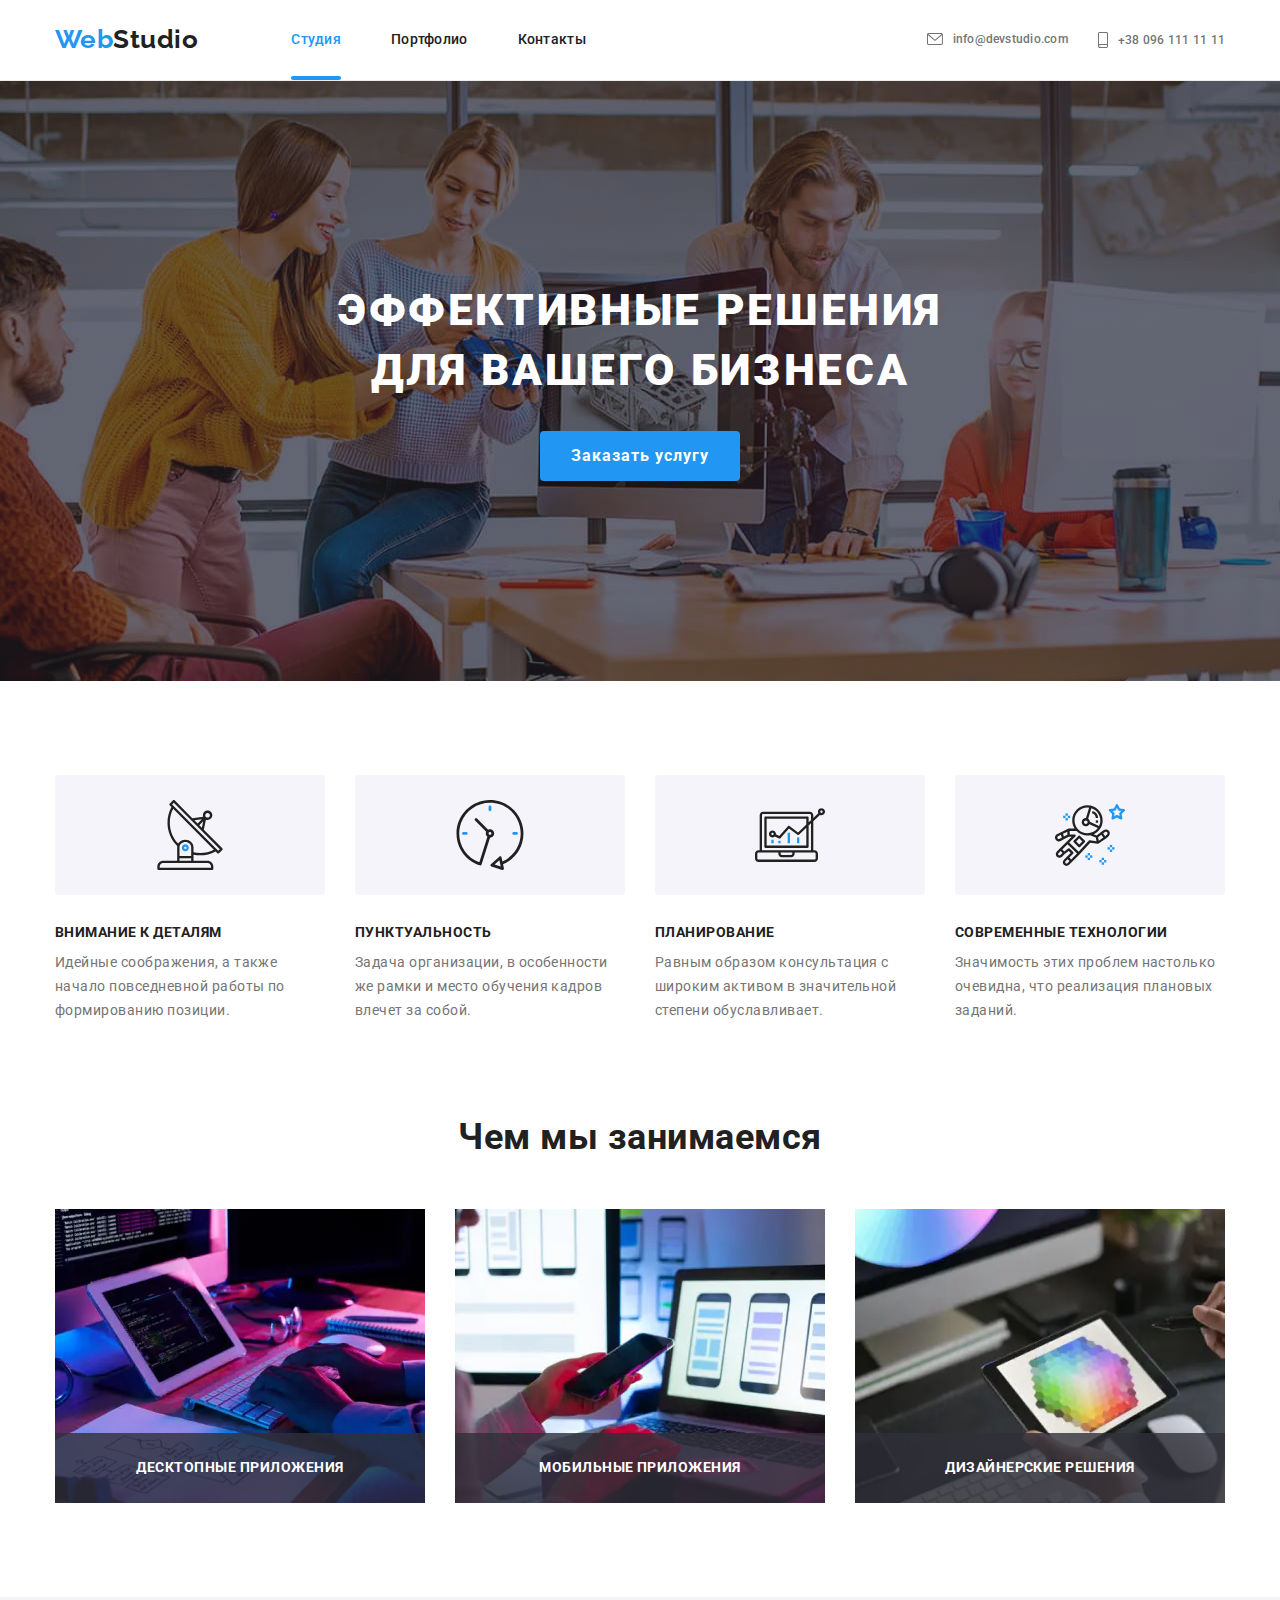
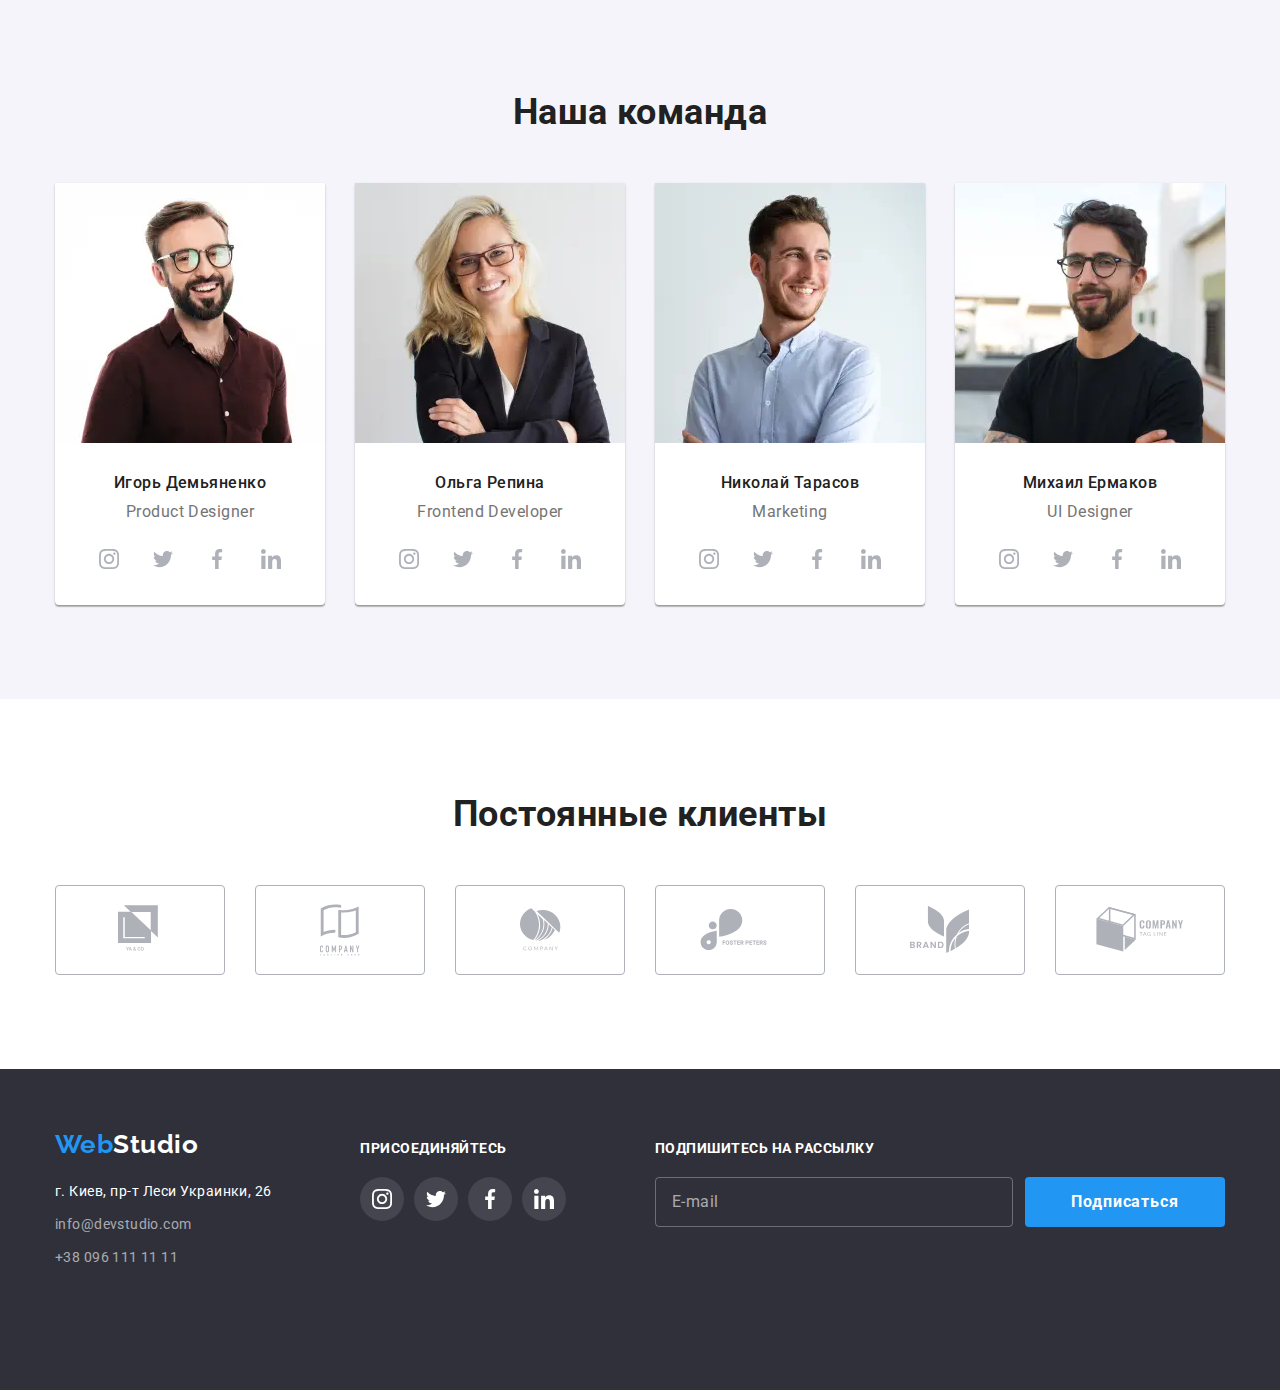
<file: index.html>
<!DOCTYPE html>
<html lang="ru">
<head>
    <meta charset="UTF-8">
    <meta name="viewport" content="width=device-width, initial-scale=1.0">
    <link rel="stylesheet" href="https://cdnjs.cloudflare.com/ajax/libs/modern-normalize/1.0.0/modern-normalize.min.css">
    <link rel="preconnect" href="https://fonts.gstatic.com">
    <link href="https://fonts.googleapis.com/css2?family=Raleway:wght@700&family=Roboto:wght@400;500;700;900&display=swap"
        rel="stylesheet">
    <link rel="stylesheet" href="./css/main.min.css">
    <title>Web Studio</title>
</head>
<body>
    <header class="page-header">
        <div class="header-container container">
            <nav class="main-nav">
                <!-- lOGO -->
                <a class="logo header-logo link" href="./index.html"><span class="logo-span">Web</span>Studio</a>
                <!-- lOGO end -->
                <ul class="site-nav list">
                    <li class="nav-item">
                        <a class="link active" href="./index.html">Студия</a>
                    </li>
                    <li class="nav-item">
                        <a class="link" href="./portfolio.html">Портфолио</a>
                    </li>
                    <li class="nav-item">
                        <a class="link" href="#">Контакты</a>
                    </li>
                </ul>
            </nav>
            <ul class="contacts list">
                <li class="contacts-item">
                    <a class="header-contacts link" href="mailto:info@devstudio.com">
                        <svg class="contacts-icon envelope">
                            <use href="./images/sprite.svg#envelope"></use>
                        </svg>
                        info@devstudio.com
                    </a>
                </li>
                <li class="contacts-item">
                    <a class="header-contacts link" href="tel:+380961111111">
                        <svg class="contacts-icon smartphone">
                            <use href="./images/sprite.svg#smartphone"></use>
                        </svg>
                        +38 096 111 11 11
                    </a>
                </li>
            </ul>
            <button type="button" class="burger-btn" data-menu-button>
                <svg class="burger-icon">
                    <use href="./images/sprite.svg#mobile-burger-button"></use>
                </svg>
            </button>
            <!-- MOBILE MENU -->
            <div class="mobile-menu" data-menu>
                <button type="button" class="mobile-nav-close-btn" data-menu-close>
                    <svg class="mobile-nav-close-icon">
                        <use href="./images/sprite.svg#modal-close-btn"></use>
                    </svg>
                </button>
                <ul class="mobile-menu-nav list">
                    <li class="mobile-nav-item">
                        <a href="./index.html" class="link">Студия</a>
                    </li>
                    <li class="mobile-nav-item">
                        <a href="./portfolio.html" class="link">Портфолио</a>
                    </li>
                    <li class="mobile-nav-item">
                        <a href="#" class="link">Контакты</a>
                    </li>
                </ul>
                <div class="mobile-menu-bottom-wrapper">
                    <ul class="mobile-menu-contacts list">
                        <li class="mobile-contacts-item">
                            <a href="tel:+380961111111" class="link">+38 096 111 11 11</a>
                        </li>
                        <li class="mobile-contacts-item">
                            <a href="mailto:info@devstudio.com" class="link">info@devstudio.com</a>
                        </li>
                    </ul>
                    <ul class="mobile-menu-social-links list">
                        <li class="mobile-social-links-item">
                            <a href="#" class="link">Instagram</a>
                        </li>
                        <li class="mobile-social-links-item">
                            <a href="#" class="link">Twitter</a>
                        </li>
                        <li class="mobile-social-links-item">
                            <a href="#" class="link">Facebook</a>
                        </li>
                        <li class="mobile-social-links-item">
                            <a href="#" class="link">LinkedIn</a>
                        </li>
                    </ul>
                </div>
            </div>
            <!-- MOBILE MENU end -->
        </div>
    </header>
    <main class="page-main">
        <!-- HERO -->
        <section class="hero">
            <div class="hero-container container">
                <h1 class="hero-title">Эффективные решения для вашего бизнеса</h1>
                <button class="button" type="button" data-modal-open>Заказать услугу</button>
            </div>
        </section>
        <!-- HERO end -->

        <!-- ADVANTAGES -->
        <section class="section">
            <div class="advantages-container container">
                <h2 class="visually-hidden">Наши преимущества</h2>
                <ul class="advantages list">
                    <li class="advantages-item">
                        <div class="advantages-icon-container">
                            <svg class="advantages-icon">
                                <use href="./images/sprite.svg#antenna"></use>
                            </svg>
                        </div>
                        <h3 class="title">Внимание к деталям</h3>
                        <p class="text">Идейные соображения, а также начало повседневной работы по формированию позиции.</p>
                    </li>
                    <li class="advantages-item">
                        <div class="advantages-icon-container">
                            <svg class="advantages-icon">
                                <use href="./images/sprite.svg#clock"></use>
                            </svg>
                        </div>
                        <h3 class="title">Пунктуальность</h3>
                        <p class="text">Задача организации, в особенности же рамки и место обучения кадров влечет за собой.</p>
                    </li>
                    <li class="advantages-item">
                        <div class="advantages-icon-container">
                            <svg class="advantages-icon">
                                <use href="./images/sprite.svg#diagram"></use>
                            </svg>
                        </div>
                        <h3 class="title">Планирование</h3>
                        <p class="text">Равным образом консультация с широким активом в значительной степени обуславливает.</p>
                    </li>
                    <li class="advantages-item">
                        <div class="advantages-icon-container">
                            <svg class="advantages-icon">
                                <use href="./images/sprite.svg#astronaut"></use>
                            </svg>
                        </div>
                        <h3 class="title">Современные технологии</h3>
                        <p class="text">Значимость этих проблем настолько очевидна, что реализация плановых заданий.</p>
                    </li>
                </ul>
            </div>
        </section>
            <!-- ADVANTAGES end -->

            <!-- WHAT WE DO -->
        <section class="section">
            <div class="whatwedo-container container">
                <h2 class="section-title">Чем мы занимаемся</h2>
                <ul class="whatwedo list">
                    <li class="whatwedo-item">
                        <picture>
                            <source
                            srcset="./images/whatwedo/whatwedo-img-01.webp 1x, ./images/whatwedo/whatwedo-img-01@2x.webp 2x"
                            media="(min-width: 1200px)" type="image/webp"
                            >
                            <source
                            srcset="./images/whatwedo/whatwedo-img-01.jpg 1x, ./images/whatwedo/whatwedo-img-01@2x.jpg 2x"
                            media="(min-width: 1200px)"
                            >
                            
                            <img src="./images/whatwedo/./images/whatwedo/whatwedo-img-01.img" 
                            alt="человек пишет код на компьютере">
                        </picture>
                        <p class="title">Десктопные приложения</p>
                    </li>
                    <li class="whatwedo-item">
                        <picture>
                            <source 
                            srcset="./images/whatwedo/whatwedo-img-02.webp 1x, ./images/whatwedo/whatwedo-img-02@2x.webp 2x"
                            media="(min-width: 1200px)" type="image/webp">
                            <source 
                            srcset="./images/whatwedo/whatwedo-img-02.jpg 1x, ./images/whatwedo/whatwedo-img-02@2x.jpg 2x"
                            media="(min-width: 1200px)">
                        
                            <img src="./images/whatwedo/./images/whatwedo/whatwedo-img-02.img" 
                            alt="человек с телефоном и ноутбуком тестирует мобильную версию продукта"
                            >
                        </picture>
                        <p class="title">Мобильные приложения</p>
                    </li>
                    <li class="whatwedo-item">
                        <picture>
                            <source 
                            srcset="./images/whatwedo/whatwedo-img-03.webp 1x, ./images/whatwedo/whatwedo-img-03@2x.webp 2x"
                            media="(min-width: 1200px)" type="image/webp">
                            <source 
                            srcset="./images/whatwedo/whatwedo-img-03.jpg 1x, ./images/whatwedo/whatwedo-img-03@2x.jpg 2x"
                            media="(min-width: 1200px)">
                        
                            <img src="./images/whatwedo/./images/whatwedo/whatwedo-img-03.img"
                                alt="человек выбирает цвета из палитры на планшете">
                        </picture>
                        <p class="title">Дизайнерские решения</p>
                    </li>
                </ul>
            </div>
        </section>
        <!-- WHAT WE DO end -->

        <!-- TEAM -->
        <section class="section team">
            <div class="team-container container">
                <h2 class="section-title">Наша команда</h2>
                <ul class="team-list list">
                    <li class="team-item">
                        <picture>
                            <source
                            srcset="./images/team/desktop-ihor.webp 1x, ./images/team/desktop-ihor@2x.webp 2x"
                            media="(min-width: 1200px)" type="image/webp">
                            <source
                            srcset="./images/team/desktop-ihor.jpg 1x, ./images/team/desktop-ihor@2x.jpg 2x" 
                            media="(min-width: 1200px)">
                            <source
                            srcset="./images/team/tablet-ihor.webp 1x, ./images/team/tablet-ihor@2x.webp 2x" 
                            media="(min-width: 768px)" type="image/webp">
                            <source
                            srcset="./images/team/tablet-ihor.jpg 1x, ./images/team/tablet-ihor@2x.jpg 2x"
                            media="(min-width: 768px)">
                            <source
                            srcset="./images/team/mobile-ihor.webp 1x, ./images/team/mobile-ihor@2x.webp 2x" 
                            media="(min-width: 320px)" type="image/webp">
                            <source
                            srcset="./images/team/mobile-ihor.jpg 1x, ./images/team/mobile-ihor@2x.jpg 2x" 
                            media="(min-width: 320px)">
                            
                            <img src="./images/team/mobile-ihor.jpg" alt="фото Игоря">
                        </picture>
                        <div class="team-description-wrapper">
                            <h3 class="title">Игорь Демьяненко</h3>
                            <p class="position" lang="en">Product Designer</p>
                            <ul class="social-links list">
                                <li class="social-links-item">
                                    <a href="#" class="social-link link">
                                        <svg class="social-icon">
                                            <use href="./images/sprite.svg#instagram"></use>
                                        </svg>
                                    </a>
                                </li>
                                <li class="social-links-item">
                                    <a href="#" class="social-link link">
                                        <svg class="social-icon">
                                            <use href="./images/sprite.svg#twitter"></use>
                                        </svg>
                                    </a>
                                </li>
                                <li class="social-links-item">
                                    <a href="#" class="social-link link">
                                        <svg class="social-icon">
                                            <use href="./images/sprite.svg#facebook"></use>
                                        </svg>
                                    </a>
                                </li>
                                <li class="social-links-item">
                                    <a href="#" class="social-link link">
                                        <svg class="social-icon">
                                            <use href="./images/sprite.svg#linkedin"></use>
                                        </svg>
                                    </a>
                                </li>
                            </ul>
                        </div>
                    </li>
                    <li class="team-item">
                        <picture>
                            <source
                            srcset="./images/team/desktop-olga.webp 1x, ./images/team/desktop-olga@2x.webp 2x"
                            media="(min-width: 1200px)" type="image/webp">
                            <source
                            srcset="./images/team/desktop-olga.jpg 1x, ./images/team/desktop-olga@2x.jpg 2x" 
                            media="(min-width: 1200px)">
                            <source
                            srcset="./images/team/tablet-olga.webp 1x, ./images/team/tablet-olga@2x.webp 2x" 
                            media="(min-width: 768px)" type="image/webp">
                            <source
                            srcset="./images/team/tablet-olga.jpg 1x, ./images/team/tablet-olga@2x.jpg 2x"
                            media="(min-width: 768px)">
                            <source
                            srcset="./images/team/mobile-olga.webp 1x, ./images/team/mobile-olga@2x.webp 2x" 
                            media="(min-width: 320px)" type="image/webp">
                            <source
                            srcset="./images/team/mobile-olga.jpg 1x, ./images/team/mobile-olga@2x.jpg 2x" 
                            media="(min-width: 320px)">
                            <img  src="./images/team/mobile-olga.jpg" alt="фото Ольги">
                        </picture>
                        <div class="team-description-wrapper">
                            <h3 class="title">Ольга Репина</h3>
                            <p class="position" lang="en">Frontend Developer</p>
                            <ul class="social-links list">
                                <li class="social-links-item">
                                    <a href="#" class="social-link link">
                                        <svg class="social-icon">
                                            <use href="./images/sprite.svg#instagram"></use>
                                        </svg>
                                    </a>
                                </li>
                                <li class="social-links-item">
                                    <a href="#" class="social-link link">
                                        <svg class="social-icon">
                                            <use href="./images/sprite.svg#twitter"></use>
                                        </svg>
                                    </a>
                                </li>
                                <li class="social-links-item">
                                    <a href="#" class="social-link link">
                                        <svg class="social-icon">
                                            <use href="./images/sprite.svg#facebook"></use>
                                        </svg>
                                    </a>
                                </li>
                                <li class="social-links-item">
                                    <a href="#" class="social-link link">
                                        <svg class="social-icon">
                                            <use href="./images/sprite.svg#linkedin"></use>
                                        </svg>
                                    </a>
                                </li>
                            </ul>
                        </div>
                    </li>
                    <li class="team-item">
                        <picture>
                            <source 
                            srcset="./images/team/desktop-nikolay.webp 1x, ./images/team/desktop-nikolay@2x.webp 2x"
                            media="(min-width: 1200px)" type="image/webp">
                            <source 
                            srcset="./images/team/desktop-nikolay.jpg 1x, ./images/team/desktop-nikolay@2x.jpg 2x"
                            media="(min-width: 1200px)">
                            <source 
                            srcset="./images/team/tablet-nikolay.webp 1x, ./images/team/tablet-nikolay@2x.webp 2x" 
                            media="(min-width: 768px)" type="image/webp">
                            <source 
                            srcset="./images/team/tablet-nikolay.jpg 1x, ./images/team/tablet-nikolay@2x.jpg 2x" 
                            media="(min-width: 768px)">
                            <source 
                            srcset="./images/team/mobile-nikolay.webp 1x, ./images/team/mobile-nikolay@2x.webp 2x" 
                            media="(min-width: 320px)" type="image/webp">
                            <source 
                            srcset="./images/team/mobile-nikolay.jpg 1x, ./images/team/mobile-nikolay@2x.jpg 2x" 
                            media="(min-width: 320px)">
                            <img src="./images/team/mobile-nikolay.jpg" alt="фото Николая">
                        </picture>
                        <div class="team-description-wrapper">
                            <h3 class="title">Николай Тарасов</h3>
                            <p class="position" lang="en">Marketing</p>
                            <ul class="social-links list">
                                <li class="social-links-item">
                                    <a href="#" class="social-link link">
                                        <svg class="social-icon">
                                            <use href="./images/sprite.svg#instagram"></use>
                                        </svg>
                                    </a>
                                </li>
                                <li class="social-links-item">
                                    <a href="#" class="social-link link">
                                        <svg class="social-icon">
                                            <use href="./images/sprite.svg#twitter"></use>
                                        </svg>
                                    </a>
                                </li>
                                <li class="social-links-item">
                                    <a href="#" class="social-link link">
                                        <svg class="social-icon">
                                            <use href="./images/sprite.svg#facebook"></use>
                                        </svg>
                                    </a>
                                </li>
                                <li class="social-links-item">
                                    <a href="#" class="social-link link">
                                        <svg class="social-icon">
                                            <use href="./images/sprite.svg#linkedin"></use>
                                        </svg>
                                    </a>
                                </li>
                            </ul>
                        </div>
                    </li>
                    <li class="team-item">
                        <picture>
                            <source 
                            srcset="./images/team/desktop-michael.webp 1x, ./images/team/desktop-michael@2x.webp 2x"
                            media="(min-width: 1200px)" type="image/webp">
                            <source 
                            srcset="./images/team/desktop-michael.jpg 1x, ./images/team/desktop-michael@2x.jpg 2x"
                            media="(min-width: 1200px)">
                            <source 
                            srcset="./images/team/tablet-michael.webp 1x, ./images/team/tablet-michael@2x.webp 2x"
                            media="(min-width: 768px)" type="image/webp">
                            <source 
                            srcset="./images/team/tablet-michael.jpg 1x, ./images/team/tablet-michael@2x.jpg 2x"
                            media="(min-width: 768px)">
                            <source 
                            srcset="./images/team/mobile-michael.webp 1x, ./images/team/mobile-michael@2x.webp 2x"
                            media="(min-width: 320px)" type="image/webp">
                            <source 
                            srcset="./images/team/mobile-michael.jpg 1x, ./images/team/mobile-michael@2x.jpg 2x"
                            media="(min-width: 320px)">
                            <img src="./images/team/mobile-michael.jpg" alt="фото Михаила">
                        </picture>
                        <div class="team-description-wrapper">
                            <h3 class="title">Михаил Ермаков</h3>
                            <p class="position" lang="en">UI Designer</p>
                            <ul class="social-links list">
                                <li class="social-links-item">
                                    <a href="#" class="social-link link">
                                        <svg class="social-icon">
                                            <use href="./images/sprite.svg#instagram"></use>
                                        </svg>
                                    </a>
                                </li>
                                <li class="social-links-item">
                                    <a href="#" class="social-link link">
                                        <svg class="social-icon">
                                            <use href="./images/sprite.svg#twitter"></use>
                                        </svg>
                                    </a>
                                </li>
                                <li class="social-links-item">
                                    <a href="#" class="social-link link">
                                        <svg class="social-icon">
                                            <use href="./images/sprite.svg#facebook"></use>
                                        </svg>
                                    </a>
                                </li>
                                <li class="social-links-item">
                                    <a href="#" class="social-link link">
                                        <svg class="social-icon">
                                            <use href="./images/sprite.svg#linkedin"></use>
                                        </svg>
                                    </a>
                                </li>
                            </ul>
                        </div>
                    </li>
                </ul>
            </div>
        </section>
        <!-- TEAM end-->

        <!-- CLIENTS -->
        <section class="section">
            <div class="clients-container container">
                <h2 class="section-title">Постоянные клиенты</h2>
                <ul class="clients list">
                    <li class="clients-item">
                        <a class="clients-icon-link link" href="#">
                            <svg class="clients-icon company-1">
                                <use href="./images/sprite.svg#clients-logo-1"></use>
                            </svg>
                        </a>
                    </li>
                    <li class="clients-item">
                        <a class="clients-icon-link link" href="#">
                            <svg class="clients-icon company-2">
                                <use href="./images/sprite.svg#clients-logo-2"></use>
                            </svg>
                        </a>
                    </li>
                    <li class="clients-item">
                        <a class="clients-icon-link link" href="#">
                            <svg class="clients-icon company-3">
                                <use href="./images/sprite.svg#clients-logo-3"></use>
                            </svg>
                        </a>
                    </li>
                    <li class="clients-item">
                        <a class="clients-icon-link link" href="#">
                            <svg class="clients-icon company-4">
                                <use href="./images/sprite.svg#clients-logo-4"></use>
                            </svg>
                        </a>
                    </li>
                    <li class="clients-item">
                        <a class="clients-icon-link link" href="#">
                            <svg class="clients-icon company-5">
                                <use href="./images/sprite.svg#clients-logo-5"></use>
                            </svg>
                        </a>
                    </li>
                    <li class="clients-item">
                        <a class="clients-icon-link link" href="#">
                            <svg class="clients-icon company-6">
                                <use href="./images/sprite.svg#clients-logo-6"></use>
                            </svg>
                        </a>
                    </li>
                </ul>
            </div>
        </section>
        <!-- CLIENTS end -->
    </main>
    <footer class="page-footer">
        <div class="footer-container container">
            <div class="footer-wrapper-contacts">
                <!-- lOGO -->
                <a class="logo footer-logo link" href="./index.html"><span class="logo-span">Web</span>Studio</a>
                <!-- lOGO end -->
                <address class="page-adress">
                    <p class="footer-adress item">г. Киев, пр-т Леси Украинки, 26</p>
                    <a class="footer-contacts link item" href="mailto:info@devstudio.com">info@devstudio.com</a>
                    <a class="footer-contacts link item" href="tel:+380961111111">+38 096 111 11 11</a>
                </address>
            </div>
            <div class="footer-wrapper-social">
                <p class="title">Присоединяйтесь</p>
                <ul class="social-links list">
                    <li class="social-links-item">
                        <a href="#" class="social-link link">
                            <svg class="social-icon">
                                <use href="./images/sprite.svg#instagram"></use>
                            </svg>
                        </a>
                    </li>
                    <li class="social-links-item">
                        <a href="#" class="social-link link">
                            <svg class="social-icon">
                                <use href="./images/sprite.svg#twitter"></use>
                            </svg>
                        </a>
                    </li>
                    <li class="social-links-item">
                        <a href="#" class="social-link link">
                            <svg class="social-icon">
                                <use href="./images/sprite.svg#facebook"></use>
                            </svg>
                        </a>
                    </li>
                    <li class="social-links-item">
                        <a href="#" class="social-link link">
                            <svg class="social-icon">
                                <use href="./images/sprite.svg#linkedin"></use>
                            </svg>
                        </a>
                    </li>
                </ul>
            </div>
            <form action="#" class="footer-subscribe-form">
                    <label for="subscribe-email" class="title form-label">Подпишитесь на рассылку</label>
                <div class="footer-subscribe-inputs-wrapper">
                    <input 
                        class="form-input"
                        type="email" 
                        name="email" 
                        id="subscribe-email"
                        placeholder="E-mail"
                    >
                    <button type="submit" class="button">Подписаться</button>
                </div>
            </form>
        </div>
    </footer>
    <!-- MODAL WINDOW -->
    <div class="backdrop is-hidden" data-modal>
        <div class="modal">
            <p class="call-to-action">Оставьте свои данные, мы вам перезвоним</p>
            <form class="modal-form" action="#">
                <label class="modal-form-input-label">
                    <span class="input-title">Имя</span>
                    <span class="modal-form-input-wrapper">
                        <input class="modal-form-input" type="text" name="user-name">
                        <svg class="modal-form-icon">
                            <use href="./images/sprite.svg#input-icon-person"></use>
                        </svg>
                    </span>
                </label>
                <label class="modal-form-input-label">
                    <span class="input-title">Телефон</span>
                    <span class="modal-form-input-wrapper">
                        <input class="modal-form-input" type="tel" name="user-phone">
                        <svg class="modal-form-icon">
                            <use href="./images/sprite.svg#input-icon-phone"></use>
                        </svg>
                    </span>
                </label>
                <label class="modal-form-input-label">
                    <span class="input-title">Почта</span>
                    <span class="modal-form-input-wrapper">
                        <input class="modal-form-input" type="email" name="user-email">
                        <svg class="modal-form-icon">
                            <use href="./images/sprite.svg#input-icon-email"></use>
                        </svg>
                    </span>
                </label>
                <label class="modal-form-textarea-label">
                    <span class="textarea-title">Комментарий</span>
                    <textarea class="modal-form-message" name="user-message" placeholder="Введите текст"></textarea>
                </label>
                <label class="modal-form-check-policy-label">
                    <input class="modal-form-check-policy visually-hidden" type="checkbox" name="user-policy">
                    <span class="modal-form-check-policy-title">
                        Соглашаюсь с рассылкой и принимаю&nbsp;<a class="modal-form-check-policy-link" href="#">Условия договора</a> 
                    </span>
                </label>
                <button class="button" type="submit">Отправить</button>
            </form>
            <button class="modal-close-btn" type="button" data-modal-close>
                <svg class="modal-close-icon">
                    <use href="./images/sprite.svg#modal-close-btn"></use>
                </svg>
            </button>
        </div>
    </div>
    <script src="./js/modal.js"></script>
    <script src="./js/mobile-menu.js"></script>
    
</body>
</html>
</file>
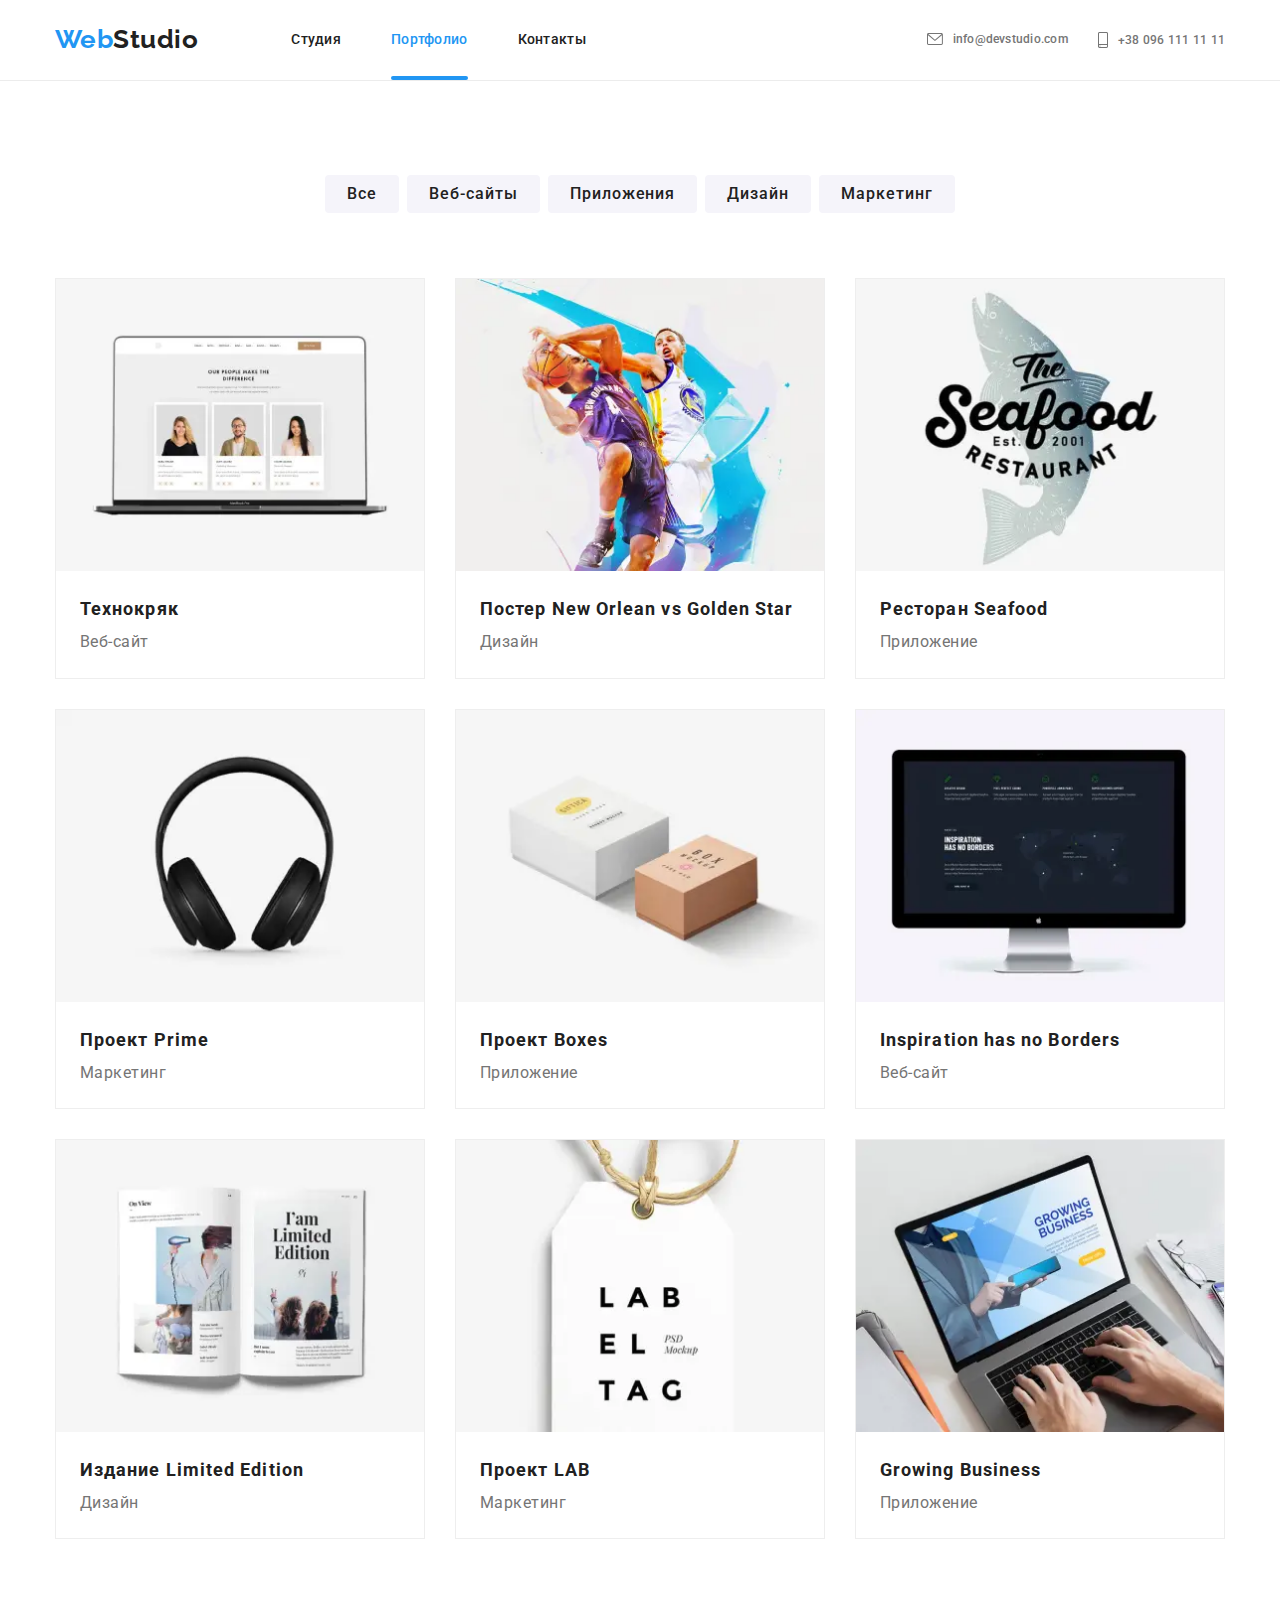
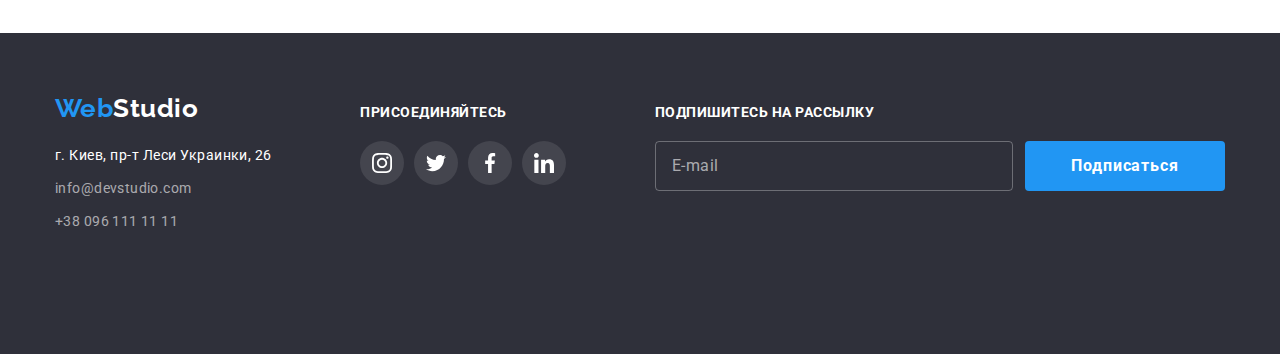
<file: portfolio.html>
<!DOCTYPE html>
<html lang="ru">
<head>
    <meta charset="UTF-8">
    <meta name="viewport" content="width=device-width, initial-scale=1.0">
    <link rel="stylesheet" href="https://cdnjs.cloudflare.com/ajax/libs/modern-normalize/1.0.0/modern-normalize.min.css">
    <link rel="preconnect" href="https://fonts.gstatic.com">
    <link href="https://fonts.googleapis.com/css2?family=Raleway:wght@700&family=Roboto:wght@400;500;700;900&display=swap"
        rel="stylesheet">
    <link href="https://fonts.googleapis.com/css2?family=Roboto:wght@400;500;700;900&display=swap" rel="stylesheet">
    <link rel="stylesheet" href="./css/main.min.css">
    <title>Web Studio</title>
</head>
<body>
    <header class="page-header">
        <div class="header-container container">
            <nav class="main-nav">
                <!-- lOGO -->
                <a class="logo header-logo link" href="./index.html"><span class="logo-span">Web</span>Studio</a>
                <!-- lOGO end -->
                <ul class="site-nav list">
                    <li class="nav-item">
                        <a class="link" href="./index.html">Студия</a>
                    </li>
                    <li class="nav-item">
                        <a class="link active" href="./portfolio.html">Портфолио</a>
                    </li>
                    <li class="nav-item">
                        <a class="link" href="#">Контакты</a>
                    </li>
                </ul>
            </nav>
            <ul class="contacts list">
                <li class="contacts-item">
                    <a class="header-contacts link" href="mailto:info@devstudio.com">
                        <svg class="contacts-icon envelope">
                            <use href="./images/sprite.svg#envelope"></use>
                        </svg>
                        info@devstudio.com
                    </a>
                </li>
                <li class="contacts-item">
                    <a class="header-contacts link" href="tel:+380961111111">
                        <svg class="contacts-icon smartphone">
                            <use href="./images/sprite.svg#smartphone"></use>
                        </svg>
                        +38 096 111 11 11
                    </a>
                </li>
            </ul>
            <button type="button" class="burger-btn" data-menu-button>
                <svg class="burger-icon">
                    <use href="./images/sprite.svg#mobile-burger-button"></use>
                </svg>
            </button>
            <!-- MOBILE MENU -->
            <div class="mobile-menu" data-menu>
                <button type="button" class="mobile-nav-close-btn" data-menu-close>
                    <svg class="mobile-nav-close-icon">
                        <use href="./images/sprite.svg#modal-close-btn"></use>
                    </svg>
                </button>
                <ul class="mobile-menu-nav list">
                    <li class="mobile-nav-item">
                        <a href="./index.html" class="link">Студия</a>
                    </li>
                    <li class="mobile-nav-item">
                        <a href="./portfolio.html" class="link">Портфолио</a>
                    </li>
                    <li class="mobile-nav-item">
                        <a href="#" class="link">Контакты</a>
                    </li>
                </ul>
                <div class="mobile-menu-bottom-wrapper">
                    <ul class="mobile-menu-contacts list">
                        <li class="mobile-contacts-item">
                            <a href="tel:+380961111111" class="link">+38 096 111 11 11</a>
                        </li>
                        <li class="mobile-contacts-item">
                            <a href="mailto:info@devstudio.com" class="link">info@devstudio.com</a>
                        </li>
                    </ul>
                    <ul class="mobile-menu-social-links list">
                        <li class="mobile-social-links-item">
                            <a href="#" class="link">Instagram</a>
                        </li>
                        <li class="mobile-social-links-item">
                            <a href="#" class="link">Twitter</a>
                        </li>
                        <li class="mobile-social-links-item">
                            <a href="#" class="link">Facebook</a>
                        </li>
                        <li class="mobile-social-links-item">
                            <a href="#" class="link">LinkedIn</a>
                        </li>
                    </ul>
                </div>
            </div>
            <!-- MOBILE MENU end -->
        </div>
    </header>
    <main class="page-main">
        <section class="portfolio">
            <div class="portfolio-container container">
                <h1 class="visually-hidden">Портфолио</h1>
                <!-- FILTER-BUTTONS -->
                <ul class="filter-buttons list">
                    <li class="filter-item">
                        <button class="button" type="button">Все</button>
                    </li>
                    <li class="filter-item">
                        <button class="button" type="button">Веб-сайты</button>
                    </li>
                    <li class="filter-item">
                        <button class="button" type="button">Приложения</button>
                    </li>
                    <li class="filter-item">
                        <button class="button" type="button">Дизайн</button>
                    </li>
                    <li class="filter-item">
                        <button class="button" type="button">Маркетинг</button>
                    </li>
                </ul>
                <!-- FILTER-BUTTONS end-->
                
                <!-- PROJECTS -->
                <ul class="project-list list">
                    <li class="project-item">
                        <a class="link" href="">
                            <div class="project-photo-wrapper">
                                <picture>
                                    <source 
                                        srcset="./images/portfolio/desktop-project-img-01.webp 1x, ./images/portfolio/desktop-project-img-01@2x.webp 2x"
                                        media="(min-width: 1200px)" type="image/webp">
                                    <source 
                                        srcset="./images/portfolio/desktop-project-img-01.jpg 1x, ./images/team/desktop-project-img-01@2x.jpg 2x"
                                        media="(min-width: 1200px)">
                                    <source 
                                        srcset="./images/portfolio/tablet-project-img-01.webp 1x, ./images/portfolio/tablet-project-img-01@2x.webp 2x" 
                                        media="(min-width: 768px)" type="image/webp">
                                    <source 
                                        srcset="./images/portfolio/tablet-project-img-01.jpg 1x, ./images/portfolio/tablet-project-img-01@2x.jpg 2x" 
                                        media="(min-width: 768px)">
                                    <source 
                                        srcset="./images/portfolio/mobile-project-img-01.webp 1x, ./images/portfolio/mobile-project-img-01@2x.webp 2x" 
                                        media="(min-width: 320px)" type="image/webp">
                                    <source 
                                        srcset="./images/portfolio/mobile-project-img-01.jpg 1x, ./images/portfolio/mobile-project-img-01@2x.jpg 2x" 
                                        media="(min-width: 320px)">
                                
                                    <img src="./images/portfolio/mobile-project-img-01.jpg" alt="Картинка с ноутбуком">
                                </picture>
                                <p class="overlay">
                                Технокряк это современная площадка распространения коронавируса. 
                                Компании используют эту платформу для цифрового шпионажа и атак на защищённые сервера конкурентов.
                                </p>
                            </div>
                            <div class="project-description-wrapper">
                                <h2 class="title">Технокряк</h2>
                                <p class="description">Веб-сайт</p>
                            </div>
                        </a>
                    </li>
                    <li class="project-item">
                        <a class="link" href="">
                            <div class="project-photo-wrapper">
                                <picture>
                                    <source
                                        srcset="./images/portfolio/desktop-project-img-02.webp 1x, ./images/portfolio/desktop-project-img-02@2x.webp 2x"
                                        media="(min-width: 1200px)" type="image/webp">
                                    <source 
                                        srcset="./images/portfolio/desktop-project-img-02.jpg 1x, ./images/team/desktop-project-img-02@2x.jpg 2x"
                                        media="(min-width: 1200px)">
                                    <source
                                        srcset="./images/portfolio/tablet-project-img-02.webp 1x, ./images/portfolio/tablet-project-img-02@2x.webp 2x"
                                        media="(min-width: 768px)" type="image/webp">
                                    <source 
                                        srcset="./images/portfolio/tablet-project-img-02.jpg 1x, ./images/portfolio/tablet-project-img-02@2x.jpg 2x"
                                        media="(min-width: 768px)">
                                    <source
                                        srcset="./images/portfolio/mobile-project-img-02.webp 1x, ./images/portfolio/mobile-project-img-02@2x.webp 2x"
                                        media="(min-width: 320px)" type="image/webp">
                                    <source 
                                        srcset="./images/portfolio/mobile-project-img-02.jpg 1x, ./images/portfolio/mobile-project-img-02@2x.jpg 2x"
                                        media="(min-width: 320px)">
                                
                                    <img src="./images/portfolio/mobile-project-img-02.jpg" alt="Картинка с баскетболистами">
                                </picture>
                                <p class="overlay">
                                    Технокряк это современная площадка распространения коронавируса.
                                    Компании используют эту платформу для цифрового шпионажа и атак на защищённые сервера конкурентов.
                                </p>
                            </div>
                            <div class="project-description-wrapper">
                                <h2 class="title">Постер <span lang="en">New Orlean vs Golden Star</span></h2>
                                <p class="description">Дизайн</p>
                            </div>
                        </a>
                    </li>
                    <li class="project-item">
                        <a class="link" href="">
                            <div class="project-photo-wrapper">
                                <picture>
                                    <source
                                        srcset="./images/portfolio/desktop-project-img-03.webp 1x, ./images/portfolio/desktop-project-img-03@2x.webp 2x"
                                        media="(min-width: 1200px)" type="image/webp">
                                    <source srcset="./images/portfolio/desktop-project-img-03.jpg 1x, ./images/team/desktop-project-img-03@2x.jpg 2x"
                                        media="(min-width: 1200px)">
                                    <source
                                        srcset="./images/portfolio/tablet-project-img-03.webp 1x, ./images/portfolio/tablet-project-img-03@2x.webp 2x"
                                        media="(min-width: 768px)" type="image/webp">
                                    <source srcset="./images/portfolio/tablet-project-img-03.jpg 1x, ./images/portfolio/tablet-project-img-03@2x.jpg 2x"
                                        media="(min-width: 768px)">
                                    <source
                                        srcset="./images/portfolio/mobile-project-img-03.webp 1x, ./images/portfolio/mobile-project-img-03@2x.webp 2x"
                                        media="(min-width: 320px)" type="image/webp">
                                    <source srcset="./images/portfolio/mobile-project-img-03.jpg 1x, ./images/portfolio/mobile-project-img-03@2x.jpg 2x"
                                        media="(min-width: 320px)">
                                
                                    <img src="./images/portfolio/mobile-project-img-03.jpg" alt="Картинка с логотипом ресторана">
                                </picture>
                                <p class="overlay">
                                    Технокряк это современная площадка распространения коронавируса. 
                                    Компании используют эту платформу для цифрового шпионажа и атак на защищённые сервера конкурентов.
                                    </p>
                            </div>
                            <div class="project-description-wrapper">
                                <h2 class="title">Ресторан <span lang="en">Seafood</span></h2>
                                <p class="description">Приложение</p>
                            </div>
                        </a>
                    </li>
                    <li class="project-item">
                        <a class="link" href="">
                            <div class="project-photo-wrapper">
                                <picture>
                                    <source
                                        srcset="./images/portfolio/desktop-project-img-04.webp 1x, ./images/portfolio/desktop-project-img-04@2x.webp 2x"
                                        media="(min-width: 1200px)" type="image/webp">
                                    <source srcset="./images/portfolio/desktop-project-img-04.jpg 1x, ./images/team/desktop-project-img-04@2x.jpg 2x"
                                        media="(min-width: 1200px)">
                                    <source
                                        srcset="./images/portfolio/tablet-project-img-04.webp 1x, ./images/portfolio/tablet-project-img-04@2x.webp 2x"
                                        media="(min-width: 768px)" type="image/webp">
                                    <source srcset="./images/portfolio/tablet-project-img-04.jpg 1x, ./images/portfolio/tablet-project-img-04@2x.jpg 2x"
                                        media="(min-width: 768px)">
                                    <source
                                        srcset="./images/portfolio/mobile-project-img-04.webp 1x, ./images/portfolio/mobile-project-img-04@2x.webp 2x"
                                        media="(min-width: 320px)" type="image/webp">
                                    <source srcset="./images/portfolio/mobile-project-img-04.jpg 1x, ./images/portfolio/mobile-project-img-04@2x.jpg 2x"
                                        media="(min-width: 320px)">
                                
                                    <img src="./images/portfolio/mobile-project-img-04.jpg" alt="Картинка с наушниками">
                                </picture>
                                <p class="overlay">
                                    Технокряк это современная площадка распространения коронавируса. 
                                    Компании используют эту платформу для цифрового шпионажа и атак на защищённые сервера конкурентов.
                                    </p>
                            </div>
                            <div class="project-description-wrapper">
                                <h2 class="title">Проект <span lang="en">Prime</span></h2>
                                <p class="description">Маркетинг</p>
                            </div>
                        </a>
                    </li>
                    <li class="project-item">
                        <a class="link" href="">
                            <div class="project-photo-wrapper">
                                <picture>
                                    <source
                                        srcset="./images/portfolio/desktop-project-img-05.webp 1x, ./images/portfolio/desktop-project-img-05@2x.webp 2x"
                                        media="(min-width: 1200px)" type="image/webp">
                                    <source srcset="./images/portfolio/desktop-project-img-05.jpg 1x, ./images/team/desktop-project-img-05@2x.jpg 2x"
                                        media="(min-width: 1200px)">
                                    <source
                                        srcset="./images/portfolio/tablet-project-img-05.webp 1x, ./images/portfolio/tablet-project-img-05@2x.webp 2x"
                                        media="(min-width: 768px)" type="image/webp">
                                    <source srcset="./images/portfolio/tablet-project-img-05.jpg 1x, ./images/portfolio/tablet-project-img-05@2x.jpg 2x"
                                        media="(min-width: 768px)">
                                    <source
                                        srcset="./images/portfolio/mobile-project-img-05.webp 1x, ./images/portfolio/mobile-project-img-05@2x.webp 2x"
                                        media="(min-width: 320px)" type="image/webp">
                                    <source srcset="./images/portfolio/mobile-project-img-05.jpg 1x, ./images/portfolio/mobile-project-img-05@2x.jpg 2x"
                                        media="(min-width: 320px)">
                                
                                    <img src="./images/portfolio/mobile-project-img-05.jpg" alt="Картинка с картонными коробками">
                                </picture>
                                <p class="overlay">
                                    Технокряк это современная площадка распространения коронавируса. 
                                    Компании используют эту платформу для цифрового шпионажа и атак на защищённые сервера конкурентов.
                                    </p>
                            </div>
                            <div class="project-description-wrapper">
                                <h2 class="title">Проект <span lang="en">Boxes</span></h2>
                                <p class="description">Приложение</p>
                            </div>
                        </a>
                    </li>
                    <li class="project-item">
                        <a class="link" href="">
                            <div class="project-photo-wrapper">
                                <picture>
                                    <source
                                        srcset="./images/portfolio/desktop-project-img-06.webp 1x, ./images/portfolio/desktop-project-img-06@2x.webp 2x"
                                        media="(min-width: 1200px)" type="image/webp">
                                    <source srcset="./images/portfolio/desktop-project-img-06.jpg 1x, ./images/team/desktop-project-img-06@2x.jpg 2x"
                                        media="(min-width: 1200px)">
                                    <source
                                        srcset="./images/portfolio/tablet-project-img-06.webp 1x, ./images/portfolio/tablet-project-img-06@2x.webp 2x"
                                        media="(min-width: 768px)" type="image/webp">
                                    <source srcset="./images/portfolio/tablet-project-img-06.jpg 1x, ./images/portfolio/tablet-project-img-06@2x.jpg 2x"
                                        media="(min-width: 768px)">
                                    <source
                                        srcset="./images/portfolio/mobile-project-img-06.webp 1x, ./images/portfolio/mobile-project-img-06@2x.webp 2x"
                                        media="(min-width: 320px)" type="image/webp">
                                    <source srcset="./images/portfolio/mobile-project-img-06.jpg 1x, ./images/portfolio/mobile-project-img-06@2x.jpg 2x"
                                        media="(min-width: 320px)">
                                
                                    <img src="./images/portfolio/mobile-project-img-06.jpg" alt="Картинка с iMac">
                                </picture>
                                <p class="overlay">
                                    Технокряк это современная площадка распространения коронавируса. 
                                    Компании используют эту платформу для цифрового шпионажа и атак на защищённые сервера конкурентов.
                                    </p>
                            </div>
                            <div class="project-description-wrapper">
                                <h2 class="title" lang="en">Inspiration has no Borders</h2>
                                <p class="description">Веб-сайт</p>
                            </div>
                        </a>
                    </li>
                    <li class="project-item">
                        <a class="link" href="">
                            <div class="project-photo-wrapper">
                                <picture>
                                    <source
                                        srcset="./images/portfolio/desktop-project-img-07.webp 1x, ./images/portfolio/desktop-project-img-07@2x.webp 2x"
                                        media="(min-width: 1200px)" type="image/webp">
                                    <source srcset="./images/portfolio/desktop-project-img-07.jpg 1x, ./images/team/desktop-project-img-07@2x.jpg 2x"
                                        media="(min-width: 1200px)">
                                    <source
                                        srcset="./images/portfolio/tablet-project-img-07.webp 1x, ./images/portfolio/tablet-project-img-07@2x.webp 2x"
                                        media="(min-width: 768px)" type="image/webp">
                                    <source srcset="./images/portfolio/tablet-project-img-07.jpg 1x, ./images/portfolio/tablet-project-img-07@2x.jpg 2x"
                                        media="(min-width: 768px)">
                                    <source
                                        srcset="./images/portfolio/mobile-project-img-07.webp 1x, ./images/portfolio/mobile-project-img-07@2x.webp 2x"
                                        media="(min-width: 320px)" type="image/webp">
                                    <source srcset="./images/portfolio/mobile-project-img-07.jpg 1x, ./images/portfolio/mobile-project-img-07@2x.jpg 2x"
                                        media="(min-width: 320px)">
                                
                                    <img src="./images/portfolio/mobile-project-img-07.jpg" alt="Картинка с журналом">
                                </picture>
                                <p class="overlay">
                                    Технокряк это современная площадка распространения коронавируса. 
                                    Компании используют эту платформу для цифрового шпионажа и атак на защищённые сервера конкурентов.
                                    </p>
                            </div>
                            <div class="project-description-wrapper">
                                <h2 class="title">Издание <span lang="en">Limited Edition</span></h2>
                                <p class="description">Дизайн</p>
                            </div>
                        </a>
                    </li>
                    <li class="project-item">
                        <a class="link" href="">
                            <div class="project-photo-wrapper">
                                <picture>
                                    <source
                                        srcset="./images/portfolio/desktop-project-img-08.webp 1x, ./images/portfolio/desktop-project-img-08@2x.webp 2x"
                                        media="(min-width: 1200px)" type="image/webp">
                                    <source srcset="./images/portfolio/desktop-project-img-08.jpg 1x, ./images/team/desktop-project-img-08@2x.jpg 2x"
                                        media="(min-width: 1200px)">
                                    <source
                                        srcset="./images/portfolio/tablet-project-img-08.webp 1x, ./images/portfolio/tablet-project-img-08@2x.webp 2x"
                                        media="(min-width: 768px)" type="image/webp">
                                    <source srcset="./images/portfolio/tablet-project-img-08.jpg 1x, ./images/portfolio/tablet-project-img-08@2x.jpg 2x"
                                        media="(min-width: 768px)">
                                    <source
                                        srcset="./images/portfolio/mobile-project-img-08.webp 1x, ./images/portfolio/mobile-project-img-08@2x.webp 2x"
                                        media="(min-width: 320px)" type="image/webp">
                                    <source srcset="./images/portfolio/mobile-project-img-08.jpg 1x, ./images/portfolio/mobile-project-img-08@2x.jpg 2x"
                                        media="(min-width: 320px)">
                                
                                    <img src="./images/portfolio/mobile-project-img-08.jpg" alt="Картинка с биркой">
                                </picture>
                                <p class="overlay">
                                    Технокряк это современная площадка распространения коронавируса. 
                                    Компании используют эту платформу для цифрового шпионажа и атак на защищённые сервера конкурентов.
                                    </p>
                            </div>
                            <div class="project-description-wrapper">
                                <h2 class="title">Проект <span lang="en">LAB</span></h2>
                                <p class="description">Маркетинг</p>
                            </div>
                        </a>
                    </li>
                    <li class="project-item">
                        <a class="link" href="">
                            <div class="project-photo-wrapper">
                            <picture>
                                <source
                                    srcset="./images/portfolio/desktop-project-img-09.webp 1x, ./images/portfolio/desktop-project-img-09@2x.webp 2x"
                                    media="(min-width: 1200px)" type="image/webp">
                                <source srcset="./images/portfolio/desktop-project-img-09.jpg 1x, ./images/team/desktop-project-img-09@2x.jpg 2x"
                                    media="(min-width: 1200px)">
                                <source
                                    srcset="./images/portfolio/tablet-project-img-09.webp 1x, ./images/portfolio/tablet-project-img-09@2x.webp 2x"
                                    media="(min-width: 768px)" type="image/webp">
                                <source srcset="./images/portfolio/tablet-project-img-09.jpg 1x, ./images/portfolio/tablet-project-img-09@2x.jpg 2x"
                                    media="(min-width: 768px)">
                                <source
                                    srcset="./images/portfolio/mobile-project-img-09.webp 1x, ./images/portfolio/mobile-project-img-09@2x.webp 2x"
                                    media="(min-width: 320px)" type="image/webp">
                                <source srcset="./images/portfolio/mobile-project-img-09.jpg 1x, ./images/portfolio/mobile-project-img-09@2x.jpg 2x"
                                    media="(min-width: 320px)">
                            
                                <img src="./images/portfolio/mobile-project-img-09.jpg" alt="Картинка с ноутбуком">
                            </picture>
                            <p class="overlay">
                                Технокряк это современная площадка распространения коронавируса. 
                                Компании используют эту платформу для цифрового шпионажа и атак на защищённые сервера конкурентов.
                                </p>
                            </div>
                            <div class="project-description-wrapper">
                                <h2 class="title" lang="en">Growing Business</h2>
                                <p class="description">Приложение</p>
                            </div>
                        </a>
                    </li>
                </ul>
                <!-- PROJECTS end -->
            </div>
            
        </section>
    </main>
    <footer class="page-footer">
        <div class="footer-container container">
            <div class="footer-wrapper-contacts">
                <!-- lOGO -->
                <a class="logo footer-logo link" href="./index.html"><span class="logo-span">Web</span>Studio</a>
                <!-- lOGO end -->
                <address class="page-adress">
                    <p class="footer-adress item">г. Киев, пр-т Леси Украинки, 26</p>
                    <a class="footer-contacts link item" href="mailto:info@devstudio.com">info@devstudio.com</a>
                    <a class="footer-contacts link item" href="tel:+380961111111">+38 096 111 11 11</a>
                </address>
            </div>
            <div class="footer-wrapper-social">
                <p class="title">Присоединяйтесь</p>
                <ul class="social-links list">
                    <li class="social-links-item">
                        <a href="#" class="social-link link">
                            <svg class="social-icon">
                                <use href="./images/sprite.svg#instagram"></use>
                            </svg>
                        </a>
                    </li>
                    <li class="social-links-item">
                        <a href="#" class="social-link link">
                            <svg class="social-icon">
                                <use href="./images/sprite.svg#twitter"></use>
                            </svg>
                        </a>
                    </li>
                    <li class="social-links-item">
                        <a href="#" class="social-link link">
                            <svg class="social-icon">
                                <use href="./images/sprite.svg#facebook"></use>
                            </svg>
                        </a>
                    </li>
                    <li class="social-links-item">
                        <a href="#" class="social-link link">
                            <svg class="social-icon">
                                <use href="./images/sprite.svg#linkedin"></use>
                            </svg>
                        </a>
                    </li>
                </ul>
            </div>
            <form action="#" class="footer-subscribe-form">
                <label for="subscribe-email" class="title form-label">Подпишитесь на рассылку</label>
                <div class="footer-subscribe-inputs-wrapper">
                    <input class="form-input" type="email" name="email" id="subscribe-email" placeholder="E-mail">
                    <button type="submit" class="button">Подписаться</button>
                </div>
            </form>
        </div>
    </footer>
    <script src="./js/mobile-menu.js"></script>


</body>
</html>
</file>
<file: css/main.min.css>
:root{--card-grid-gap: 30px}.visually-hidden{position:absolute !important;clip:rect(1px 1px 1px 1px);clip:rect(1px, 1px, 1px, 1px);padding:0 !important;border:0 !important;height:1px !important;width:1px !important;overflow:hidden}img{display:block;max-width:100%;height:auto}h1,h2,h3,h4,h5,h6,p{margin:0}ul,li{margin:0;padding:0}.list{list-style:none}.link{text-decoration:none}.page-adress{font-style:normal}body{margin:auto;color:#757575;background-color:#fff;font-weight:400;font-family:"Roboto",sans-serif;letter-spacing:0.03em}body.modal-open{overflow:hidden}.container{width:100%;padding:60px 15px;margin:0 auto}@media screen and (min-width: 480px){.container{width:480px}}@media only screen and (min-width: 768px){.container{width:768px}}@media only screen and (min-width: 1200px){.container{width:1200px;padding-top:94px;padding-bottom:94px}}.header-container{display:-webkit-box;display:-ms-flexbox;display:flex;-webkit-box-align:center;-ms-flex-align:center;align-items:center;-webkit-box-pack:justify;-ms-flex-pack:justify;justify-content:space-between;padding-top:10px;padding-bottom:10px}@media only screen and (min-width: 768px){.header-container{padding-top:0;padding-bottom:0}}.hero-container{padding-top:118px;padding-bottom:118px;text-align:center}@media only screen and (min-width: 1200px){.hero-container{padding:200px 0}}.whatwedo-container{display:none}@media only screen and (min-width: 1200px){.whatwedo-container{display:block;padding-top:0}}.footer-container{padding-top:60px;padding-bottom:60px;-webkit-box-align:center;-ms-flex-align:center;align-items:center}@media only screen and (min-width: 768px){.footer-container{display:-webkit-box;display:-ms-flexbox;display:flex;-ms-flex-pack:distribute;justify-content:space-around;-webkit-box-align:baseline;-ms-flex-align:baseline;align-items:baseline;-ms-flex-wrap:wrap;flex-wrap:wrap}}@media only screen and (min-width: 1200px){.footer-container{-ms-flex-wrap:nowrap;flex-wrap:nowrap;-webkit-box-pack:justify;-ms-flex-pack:justify;justify-content:space-between}}.logo{font-family:"Raleway",sans-serif;font-weight:700;font-size:24px;line-height:1.17}@media only screen and (min-width: 1200px){.logo{font-size:26px;line-height:1.19}}.header-logo .logo-span,.footer-logo .logo-span{color:#2196f3}.header-logo{color:#212121;padding-top:6px;padding-bottom:6px}@media only screen and (min-width: 768px){.header-logo{margin-right:88px;padding-top:26px;padding-bottom:26px}}@media only screen and (min-width: 1200px){.header-logo{margin-right:93px;padding-top:24px;padding-bottom:25px}}.footer-logo{display:block;margin-bottom:20px;color:#fff}.button{display:inline-block;min-width:200px;min-height:50px;padding:10px;color:#fff;background-color:#2196f3;font-family:inherit;font-weight:700;font-size:16px;line-height:1.88;letter-spacing:0.06em;border:0;border-radius:4px;-webkit-box-shadow:0;box-shadow:0;-webkit-transition:-webkit-box-shadow 250ms cubic-bezier(0.4, 0, 0.2, 1);transition:-webkit-box-shadow 250ms cubic-bezier(0.4, 0, 0.2, 1);transition:box-shadow 250ms cubic-bezier(0.4, 0, 0.2, 1);transition:box-shadow 250ms cubic-bezier(0.4, 0, 0.2, 1), -webkit-box-shadow 250ms cubic-bezier(0.4, 0, 0.2, 1)}.button:hover,.button:focus{cursor:pointer;-webkit-box-shadow:0px 4px 4px rgba(0,0,0,0.15);box-shadow:0px 4px 4px rgba(0,0,0,0.15)}.modal-form .button{-ms-flex-item-align:center;-ms-grid-row-align:center;align-self:center}.filter-buttons .button{min-height:38px;min-width:initial;margin-bottom:15px;padding:6px 22px;color:#212121;background-color:#f5f4fa;font-weight:500;font-size:16px;line-height:1.63;-webkit-box-shadow:0;box-shadow:0;-webkit-transition:color 250ms cubic-bezier(0.4, 0, 0.2, 1),background-color 250ms cubic-bezier(0.4, 0, 0.2, 1),-webkit-box-shadow 250ms cubic-bezier(0.4, 0, 0.2, 1);transition:color 250ms cubic-bezier(0.4, 0, 0.2, 1),background-color 250ms cubic-bezier(0.4, 0, 0.2, 1),-webkit-box-shadow 250ms cubic-bezier(0.4, 0, 0.2, 1);transition:color 250ms cubic-bezier(0.4, 0, 0.2, 1),background-color 250ms cubic-bezier(0.4, 0, 0.2, 1),box-shadow 250ms cubic-bezier(0.4, 0, 0.2, 1);transition:color 250ms cubic-bezier(0.4, 0, 0.2, 1),background-color 250ms cubic-bezier(0.4, 0, 0.2, 1),box-shadow 250ms cubic-bezier(0.4, 0, 0.2, 1),-webkit-box-shadow 250ms cubic-bezier(0.4, 0, 0.2, 1)}.filter-buttons .button:focus,.filter-buttons .button:hover{color:#fff;background-color:#2196f3;-webkit-box-shadow:0px 3px 1px rgba(0,0,0,0.1),0px 1px 2px rgba(0,0,0,0.08),0px 2px 2px rgba(0,0,0,0.12);box-shadow:0px 3px 1px rgba(0,0,0,0.1),0px 1px 2px rgba(0,0,0,0.08),0px 2px 2px rgba(0,0,0,0.12)}.social-links{display:-webkit-box;display:-ms-flexbox;display:flex;-webkit-box-pack:center;-ms-flex-pack:center;justify-content:center;-ms-flex-wrap:wrap;flex-wrap:wrap;margin-right:-10px}.social-links-item{width:44px;height:44px;margin-right:10px}.social-link{display:-webkit-box;display:-ms-flexbox;display:flex;-webkit-box-pack:center;-ms-flex-pack:center;justify-content:center;-webkit-box-align:center;-ms-flex-align:center;align-items:center;width:100%;height:100%;border-radius:50%}.team .social-link{color:#afb1b8;background-color:#fff;-webkit-transition:background-color 250ms cubic-bezier(0.4, 0, 0.2, 1),-webkit-transition 250ms cubic-bezier(0.4, 0, 0.2, 1);transition:background-color 250ms cubic-bezier(0.4, 0, 0.2, 1),-webkit-transition 250ms cubic-bezier(0.4, 0, 0.2, 1);transition:transition 250ms cubic-bezier(0.4, 0, 0.2, 1),background-color 250ms cubic-bezier(0.4, 0, 0.2, 1);transition:transition 250ms cubic-bezier(0.4, 0, 0.2, 1),background-color 250ms cubic-bezier(0.4, 0, 0.2, 1),-webkit-transition 250ms cubic-bezier(0.4, 0, 0.2, 1)}.social-link:hover,.social-link:focus{color:#fff;background-color:#2196f3}.page-footer .social-link{color:#fff;background-color:rgba(255,255,255,0.1);-webkit-transition:background-color 250ms cubic-bezier(0.4, 0, 0.2, 1);transition:background-color 250ms cubic-bezier(0.4, 0, 0.2, 1)}.page-footer .social-link:hover,.page-footer .social-link:focus{background-color:#2196f3}.social-icon{width:20px;height:20px;fill:currentColor}.section-title{margin-bottom:30px;color:#212121;font-weight:700;font-size:28px;line-height:1.18;text-align:center}@media only screen and (min-width: 1200px){.section-title{margin-bottom:50px;font-size:36px;line-height:1.17}}.advantages .title{margin-bottom:10px;color:#212121;font-weight:700;font-size:14px;line-height:1.14;text-transform:uppercase;text-align:center}@media only screen and (min-width: 768px){.advantages .title{text-align:left}}.team .title{margin-bottom:10px;color:#212121;font-weight:500;font-size:16px;line-height:1.19;text-align:center}.page-footer .title{margin-bottom:20px;color:#fff;font-weight:700;font-size:14px;line-height:1.14;text-transform:uppercase}.project-list .title{color:#212121;font-weight:700;font-size:18px;line-height:2;letter-spacing:0.06em}.page-header{border-bottom:1px solid #ececec}.burger-btn,.mobile-nav-close-btn{display:-webkit-box;display:-ms-flexbox;display:flex;width:40px;height:40px;-webkit-box-pack:center;-ms-flex-pack:center;justify-content:center;-webkit-box-align:center;-ms-flex-align:center;align-items:center;background-color:transparent;border:0;-webkit-box-shadow:0;box-shadow:0;-webkit-transition:color 250ms cubic-bezier(0.4, 0, 0.2, 1);transition:color 250ms cubic-bezier(0.4, 0, 0.2, 1)}.burger-btn:focus,.burger-btn:hover,.mobile-nav-close-btn:focus,.mobile-nav-close-btn:hover{color:#2196f3;cursor:pointer}.burger-btn{color:#000000}@media only screen and (min-width: 768px){.burger-btn{display:none}}.burger-icon{width:24px;height:16px;fill:currentColor}.mobile-menu{position:fixed;top:0;left:50%;-webkit-transform:translateX(-50%) translateY(-100%);transform:translateX(-50%) translateY(-100%);z-index:100;display:-webkit-box;display:-ms-flexbox;display:flex;-webkit-box-orient:vertical;-webkit-box-direction:normal;-ms-flex-direction:column;flex-direction:column;-webkit-box-pack:justify;-ms-flex-pack:justify;justify-content:space-between;width:100%;height:100vh;padding:48px 40px;font-weight:500;letter-spacing:0.02em;color:#212121;background-color:#fff;overflow-y:scroll;opacity:0;-webkit-transition:opacity 250ms cubic-bezier(0.4, 0, 0.2, 1),-webkit-transform 250ms cubic-bezier(0.4, 0, 0.2, 1);transition:opacity 250ms cubic-bezier(0.4, 0, 0.2, 1),-webkit-transform 250ms cubic-bezier(0.4, 0, 0.2, 1);transition:opacity 250ms cubic-bezier(0.4, 0, 0.2, 1),transform 250ms cubic-bezier(0.4, 0, 0.2, 1);transition:opacity 250ms cubic-bezier(0.4, 0, 0.2, 1),transform 250ms cubic-bezier(0.4, 0, 0.2, 1),-webkit-transform 250ms cubic-bezier(0.4, 0, 0.2, 1)}.mobile-menu.is-open{-webkit-transform:translateX(-50%) translateY(0);transform:translateX(-50%) translateY(0);opacity:1}.mobile-menu .link{color:inherit}@media only screen and (min-width: 768px){.mobile-menu{display:none}}.mobile-menu-nav{font-size:34px;line-height:1.18}@media screen and (min-width: 480px){.mobile-menu-nav{font-size:40px;line-height:1.18}}.mobile-menu-nav .link:focus,.mobile-menu-nav .link:hover{color:#2196f3}.mobile-nav-item{margin-bottom:32px}.mobile-menu-contacts{margin-bottom:64px;font-size:20px;line-height:1.17;color:#757575}@media screen and (min-width: 480px){.mobile-menu-contacts{font-size:24px;line-height:1.17}}.mobile-contacts-item{margin-bottom:32px}.mobile-contacts-item:first-child{font-size:28px;line-height:1.18;color:#2196f3}@media screen and (min-width: 480px){.mobile-contacts-item:first-child{font-size:34px;line-height:1.18}}.mobile-menu-social-links{display:-webkit-box;display:-ms-flexbox;display:flex;font-size:11px;line-height:1.22;color:#2196f3}@media screen and (min-width: 480px){.mobile-menu-social-links{font-size:18px;line-height:1.22}}.mobile-social-links-item{margin-right:10px}@media screen and (max-width: 479px){.mobile-social-links-item{margin-bottom:10px}}.mobile-social-links-item:not(:last-child){padding-right:10px;border-right:1px solid rgba(33,33,33,0.2)}.mobile-nav-close-btn{position:absolute;right:15px;top:10px;color:inherit}.mobile-nav-close-icon{width:19px;height:19px;fill:currentColor}.main-nav{display:-webkit-box;display:-ms-flexbox;display:flex;-webkit-box-align:center;-ms-flex-align:center;align-items:center}.site-nav{display:none}@media only screen and (min-width: 768px){.site-nav{display:-webkit-box;display:-ms-flexbox;display:flex}.site-nav .link{display:block;padding-top:32px;padding-bottom:32px;color:#212121;font-weight:500;font-size:14px;line-height:1.14;letter-spacing:0.02em;-webkit-transition:color 250ms cubic-bezier(0.4, 0, 0.2, 1);transition:color 250ms cubic-bezier(0.4, 0, 0.2, 1)}.site-nav .link:hover,.site-nav .link:focus,.site-nav .link.active{color:#2196f3}}.nav-item{position:relative}.nav-item:not(:last-child){margin-right:50px}.nav-item .link::after{position:absolute;bottom:0;left:0;content:'';opacity:0;width:100%;height:4px;background-color:#2196f3;border-radius:2px}.nav-item .active.link::after{opacity:1}.contacts{display:none}@media only screen and (min-width: 768px){.contacts{display:-webkit-box;display:-ms-flexbox;display:flex;-webkit-box-orient:vertical;-webkit-box-direction:normal;-ms-flex-direction:column;flex-direction:column;-webkit-box-pack:center;-ms-flex-pack:center;justify-content:center}}@media only screen and (min-width: 1200px){.contacts{-webkit-box-orient:initial;-webkit-box-direction:initial;-ms-flex-direction:initial;flex-direction:initial}}@media only screen and (min-width: 1200px){.contacts-item:not(:last-child){margin-right:30px}}@media only screen and (min-width: 768px){.contacts-icon{display:-webkit-box;display:-ms-flexbox;display:flex;-webkit-box-pack:center;-ms-flex-pack:center;justify-content:center;-webkit-box-align:center;-ms-flex-align:center;align-items:center;margin-right:10px;fill:currentColor}.contacts-icon.envelope{width:16px;height:12px}.contacts-icon.smartphone{width:10px;height:16px}}@media only screen and (min-width: 768px){.header-contacts{display:-webkit-box;display:-ms-flexbox;display:flex;-webkit-box-align:center;-ms-flex-align:center;align-items:center;padding-top:5px;padding-bottom:5px;color:#757575;font-weight:500;font-size:12px;line-height:1.17;letter-spacing:0.02em;-webkit-transition:color 250ms cubic-bezier(0.4, 0, 0.2, 1);transition:color 250ms cubic-bezier(0.4, 0, 0.2, 1)}.header-contacts:hover,.header-contacts:focus{color:#2196f3}}@media only screen and (min-width: 1200px){.header-contacts{padding-top:30px;padding-bottom:30px}}.hero{margin:0 auto;color:#fff;background-color:#2f303a;background-image:-webkit-gradient(linear, left top, left bottom, from(rgba(47,48,58,0.4)), to(rgba(47,48,58,0.4))),url("../images/hero/mobile-hero-bg.jpg");background-image:linear-gradient(rgba(47,48,58,0.4), rgba(47,48,58,0.4)),url("../images/hero/mobile-hero-bg.jpg");background-size:cover;background-position:center;background-repeat:no-repeat}@media screen and (min-device-pixel-ratio: 2), screen and (-webkit-min-device-pixel-ratio: 2), screen and (min-resolution: 192dpi), screen and (min-resolution: 2dppx){.hero{background-image:-webkit-gradient(linear, left top, left bottom, from(rgba(47,48,58,0.4)), to(rgba(47,48,58,0.4))),url("../images/hero/mobile-hero-bg@2x.jpg");background-image:linear-gradient(rgba(47,48,58,0.4), rgba(47,48,58,0.4)),url("../images/hero/mobile-hero-bg@2x.jpg")}}@media only screen and (min-width: 768px){.hero{background-image:-webkit-gradient(linear, left top, left bottom, from(rgba(47,48,58,0.4)), to(rgba(47,48,58,0.4))),url("../images/hero/tablet-hero-bg.jpg");background-image:linear-gradient(rgba(47,48,58,0.4), rgba(47,48,58,0.4)),url("../images/hero/tablet-hero-bg.jpg")}}@media screen and (min-device-pixel-ratio: 2) and (min-width: 768px), screen and (-webkit-min-device-pixel-ratio: 2) and (min-width: 768px), screen and (min-resolution: 192dpi) and (min-width: 768px), screen and (min-resolution: 2dppx) and (min-width: 768px){.hero{background-image:-webkit-gradient(linear, left top, left bottom, from(rgba(47,48,58,0.4)), to(rgba(47,48,58,0.4))),url("../images/hero/tablet-hero-bg@2x.jpg");background-image:linear-gradient(rgba(47,48,58,0.4), rgba(47,48,58,0.4)),url("../images/hero/tablet-hero-bg@2x.jpg")}}@media only screen and (min-width: 1200px){.hero{background-image:-webkit-gradient(linear, left top, left bottom, from(rgba(47,48,58,0.4)), to(rgba(47,48,58,0.4))),url("../images/hero/desktop-hero-bg.jpg");background-image:linear-gradient(rgba(47,48,58,0.4), rgba(47,48,58,0.4)),url("../images/hero/desktop-hero-bg.jpg")}}@media screen and (min-device-pixel-ratio: 2) and (min-width: 1200px), screen and (-webkit-min-device-pixel-ratio: 2) and (min-width: 1200px), screen and (min-resolution: 192dpi) and (min-width: 1200px), screen and (min-resolution: 2dppx) and (min-width: 1200px){.hero{background-image:-webkit-gradient(linear, left top, left bottom, from(rgba(47,48,58,0.4)), to(rgba(47,48,58,0.4))),url("../images/hero/desktop-hero-bg@2x.jpg");background-image:linear-gradient(rgba(47,48,58,0.4), rgba(47,48,58,0.4)),url("../images/hero/desktop-hero-bg@2x.jpg")}}.hero-title{max-width:360px;margin-left:auto;margin-right:auto;margin-bottom:30px;font-weight:900;font-size:26px;line-height:1.62;letter-spacing:0.06em;text-transform:uppercase;letter-spacing:0.06em}@media only screen and (min-width: 1200px){.hero-title{max-width:700px;font-weight:900;font-size:44px;line-height:1.36}}.advantages{margin-bottom:calc(-1 * var(--card-grid-gap))}.advantages .text{font-size:14px;line-height:1.71}@media only screen and (min-width: 768px){.advantages{display:-webkit-box;display:-ms-flexbox;display:flex;-ms-flex-wrap:wrap;flex-wrap:wrap;margin-right:calc(-1 * var(--card-grid-gap))}}.advantages-item{width:100%;margin-bottom:var(--card-grid-gap)}@media only screen and (min-width: 768px){.advantages-item{width:calc(100% / 2 - var(--card-grid-gap));margin-right:var(--card-grid-gap)}}@media only screen and (min-width: 1200px){.advantages-item{width:calc(100% / 4 - var(--card-grid-gap))}}.advantages-icon-container{display:-webkit-box;display:-ms-flexbox;display:flex;width:100%;height:120px;-webkit-box-pack:center;-ms-flex-pack:center;justify-content:center;-webkit-box-align:center;-ms-flex-align:center;align-items:center;margin-bottom:30px;background-color:#f5f4fa;border-radius:4px}.advantages-icon{width:70px;height:70px}.whatwedo{display:-webkit-box;display:-ms-flexbox;display:flex;-ms-flex-wrap:wrap;flex-wrap:wrap;margin-right:calc(-1 * var(--card-grid-gap));margin-bottom:calc(-1 * var(--card-grid-gap))}.whatwedo-item{position:relative;width:calc(100% / 3 - var(--card-grid-gap));margin-right:var(--card-grid-gap);margin-bottom:var(--card-grid-gap);height:294px}.whatwedo .title{position:absolute;bottom:0;width:100%;padding:27px 15px;background-color:rgba(47,48,58,0.8);color:#fff;font-weight:700;font-size:14px;line-height:1.14;text-align:center;text-transform:uppercase}.team{background-color:#f5f4fa}.team-list{margin-bottom:calc(-1 * var(--card-grid-gap))}@media only screen and (min-width: 768px){.team-list{display:-webkit-box;display:-ms-flexbox;display:flex;-ms-flex-wrap:wrap;flex-wrap:wrap;margin-right:calc(-1 * var(--card-grid-gap))}}.team-item{margin-bottom:var(--card-grid-gap);background-color:#fff;border-radius:0 0 4px 4px;-webkit-box-shadow:0px 1px 3px rgba(0,0,0,0.12),0px 1px 1px rgba(0,0,0,0.14),0px 2px 1px rgba(0,0,0,0.2);box-shadow:0px 1px 3px rgba(0,0,0,0.12),0px 1px 1px rgba(0,0,0,0.14),0px 2px 1px rgba(0,0,0,0.2)}@media only screen and (min-width: 768px){.team-item{width:calc(100% / 2 - var(--card-grid-gap));margin-right:var(--card-grid-gap)}}@media only screen and (min-width: 1200px){.team-item{width:calc(100% / 4 - var(--card-grid-gap))}}.team-description-wrapper{padding-top:30px;padding-bottom:24px;padding-left:15px;padding-right:15px}.team .position{margin-bottom:16px;font-size:16px;line-height:1.19;text-align:center}.clients{display:-webkit-box;display:-ms-flexbox;display:flex;-ms-flex-wrap:wrap;flex-wrap:wrap;-webkit-box-align:center;-ms-flex-align:center;align-items:center;-webkit-box-pack:center;-ms-flex-pack:center;justify-content:center;margin-bottom:calc(-1 * var(--card-grid-gap))}@media only screen and (min-width: 768px){.clients{margin-right:calc(-1 * var(--card-grid-gap))}}.clients-item{width:calc(100% / 2 - var(--card-grid-gap));height:90px;margin-bottom:var(--card-grid-gap);color:#757575}@media screen and (max-width: 767px){.clients-item:nth-child(2n-1){margin-right:var(--card-grid-gap)}}@media only screen and (min-width: 768px){.clients-item{width:calc(100% / 3 - var(--card-grid-gap));margin-right:var(--card-grid-gap)}}@media only screen and (min-width: 1200px){.clients-item{width:calc(100% / 6 - var(--card-grid-gap))}}.clients-icon-link{display:-webkit-box;display:-ms-flexbox;display:flex;-webkit-box-pack:center;-ms-flex-pack:center;justify-content:center;-webkit-box-align:center;-ms-flex-align:center;align-items:center;width:100%;height:100%;color:#afb1b8;border:1px solid #afb1b8;border-radius:4px;-webkit-transition:color 250ms cubic-bezier(0.4, 0, 0.2, 1),border 250ms cubic-bezier(0.4, 0, 0.2, 1);transition:color 250ms cubic-bezier(0.4, 0, 0.2, 1),border 250ms cubic-bezier(0.4, 0, 0.2, 1)}.clients-icon-link:hover,.clients-icon-link:focus{color:#2196f3;border:1px solid #2196f3}.clients-icon{width:80px;height:50px;fill:currentColor}.clients-icon.company-1{width:44px;height:49px}.clients-icon.company-2{width:40px;height:52px}.clients-icon.company-3{width:41px;height:43px}.clients-icon.company-4{width:80px;height:42px}.clients-icon.company-5{width:59px;height:47px}.clients-icon.company-6{width:88px;height:45px}.page-footer{color:#fff;background-color:#2f303a}.footer-wrapper-contacts{margin-bottom:60px;text-align:center}@media only screen and (min-width: 1200px){.footer-wrapper-contacts{text-align:initial}}.page-adress .item:not(:last-child){margin-bottom:8px}@media only screen and (min-width: 1200px){.page-adress .item:not(:last-child){margin-bottom:9px}}.footer-adress{font-size:14px;line-height:1.71}.footer-contacts{display:block;color:rgba(255,255,255,0.6);font-size:14px;line-height:1.71;letter-spacing:0.03em;-webkit-transition:color 250ms cubic-bezier(0.4, 0, 0.2, 1);transition:color 250ms cubic-bezier(0.4, 0, 0.2, 1)}.footer-contacts:hover,.footer-contacts:focus{color:#2196f3}.footer-wrapper-social{margin-bottom:60px;text-align:center}@media only screen and (min-width: 1200px){.footer-wrapper-social{text-align:initial}}.footer-subscribe-form{text-align:center}.footer-subscribe-form .form-label{display:block}.footer-subscribe-form .form-input{min-width:100%;min-height:50px;margin-bottom:20px;padding-left:16px;background-color:transparent;color:#fff;font-size:16px;line-height:1.25;letter-spacing:0.03em;border:1px solid rgba(255,255,255,0.3);border-radius:4px}.footer-subscribe-form .form-input::-webkit-input-placeholder{color:rgba(255,255,255,0.6)}.footer-subscribe-form .form-input:-ms-input-placeholder{color:rgba(255,255,255,0.6)}.footer-subscribe-form .form-input::-ms-input-placeholder{color:rgba(255,255,255,0.6)}.footer-subscribe-form .form-input::placeholder{color:rgba(255,255,255,0.6)}@media only screen and (min-width: 1200px){.footer-subscribe-form .form-input{min-width:358px;margin-bottom:0;margin-right:12px}}@media only screen and (min-width: 768px){.footer-subscribe-form{width:450px;margin-left:auto;margin-right:auto}}@media only screen and (min-width: 1200px){.footer-subscribe-form{width:570px;margin:0;text-align:initial}}@media only screen and (min-width: 1200px){.footer-subscribe-inputs-wrapper{display:-webkit-box;display:-ms-flexbox;display:flex}}.filter-buttons{display:-webkit-box;display:-ms-flexbox;display:flex;-ms-flex-wrap:wrap;flex-wrap:wrap;margin-bottom:25px}@media only screen and (min-width: 768px){.filter-buttons{-webkit-box-pack:center;-ms-flex-pack:center;justify-content:center;margin-bottom:30px}}@media only screen and (min-width: 1200px){.filter-buttons{margin-bottom:50px}}.filter-item:not(:last-child){margin-right:8px}.project-list{margin-bottom:calc(-1 * var(--card-grid-gap))}@media only screen and (min-width: 768px){.project-list{display:-webkit-box;display:-ms-flexbox;display:flex;-ms-flex-wrap:wrap;flex-wrap:wrap;margin-right:calc(-1 * var(--card-grid-gap))}}.project-item{margin-bottom:var(--card-grid-gap);border:1px solid #eeeeee}.project-item .link{display:block;-webkit-box-shadow:0;box-shadow:0;height:100%;-webkit-transition:-webkit-box-shadow 250ms cubic-bezier(0.4, 0, 0.2, 1);transition:-webkit-box-shadow 250ms cubic-bezier(0.4, 0, 0.2, 1);transition:box-shadow 250ms cubic-bezier(0.4, 0, 0.2, 1);transition:box-shadow 250ms cubic-bezier(0.4, 0, 0.2, 1), -webkit-box-shadow 250ms cubic-bezier(0.4, 0, 0.2, 1)}.project-item .link:hover,.project-item .link:focus{-webkit-box-shadow:0px 1px 1px rgba(0,0,0,0.12),0px 4px 4px rgba(0,0,0,0.06),1px 4px 6px rgba(0,0,0,0.16);box-shadow:0px 1px 1px rgba(0,0,0,0.12),0px 4px 4px rgba(0,0,0,0.06),1px 4px 6px rgba(0,0,0,0.16)}@media only screen and (min-width: 768px){.project-item{-ms-flex-preferred-size:calc(100% / 2 - var(--card-grid-gap));flex-basis:calc(100% / 2 - var(--card-grid-gap));margin-right:var(--card-grid-gap)}}@media only screen and (min-width: 1200px){.project-item{-ms-flex-preferred-size:calc(100% / 3 - var(--card-grid-gap));flex-basis:calc(100% / 3 - var(--card-grid-gap))}}.project-list .description{color:#757575;font-size:16px;line-height:1.88}.project-description-wrapper{padding:20px 24px;background-color:#fff}.project-photo-wrapper{position:relative;overflow:hidden}.project-item .overlay{position:absolute;left:0;top:0;-webkit-transform:translateY(102%);transform:translateY(102%);display:-webkit-box;display:-ms-flexbox;display:flex;-webkit-box-align:center;-ms-flex-align:center;align-items:center;width:100%;height:100%;padding:24px;color:#fff;background-color:rgba(33,150,243,0.9);font-size:18px;line-height:1.56;text-align:center;-webkit-transition:-webkit-transform 250ms cubic-bezier(0.4, 0, 0.2, 1);transition:-webkit-transform 250ms cubic-bezier(0.4, 0, 0.2, 1);transition:transform 250ms cubic-bezier(0.4, 0, 0.2, 1);transition:transform 250ms cubic-bezier(0.4, 0, 0.2, 1), -webkit-transform 250ms cubic-bezier(0.4, 0, 0.2, 1)}.project-item .link:hover .overlay,.project-item .link:focus .overlay{-webkit-transform:translateY(0);transform:translateY(0)}.backdrop{position:fixed;top:0;left:0;width:100%;height:100%;background-color:rgba(0,0,0,0.2);opacity:1;-webkit-transform:scale(1);transform:scale(1);-webkit-transition:opacity 250ms cubic-bezier(0.4, 0, 0.2, 1),-webkit-transform 250ms cubic-bezier(0.4, 0, 0.2, 1);transition:opacity 250ms cubic-bezier(0.4, 0, 0.2, 1),-webkit-transform 250ms cubic-bezier(0.4, 0, 0.2, 1);transition:opacity 250ms cubic-bezier(0.4, 0, 0.2, 1),transform 250ms cubic-bezier(0.4, 0, 0.2, 1);transition:opacity 250ms cubic-bezier(0.4, 0, 0.2, 1),transform 250ms cubic-bezier(0.4, 0, 0.2, 1),-webkit-transform 250ms cubic-bezier(0.4, 0, 0.2, 1)}.modal{position:absolute;top:50%;left:50%;-webkit-transform:translate(-50%, -50%) scale(1);transform:translate(-50%, -50%) scale(1);width:94%;max-width:450px;height:94%;max-height:609px;padding:40px;overflow-y:scroll;background-color:#fff;-webkit-box-shadow:0px 1px 3px rgba(0,0,0,0.12),0px 1px 1px rgba(0,0,0,0.14),0px 2px 1px rgba(0,0,0,0.2);box-shadow:0px 1px 3px rgba(0,0,0,0.12),0px 1px 1px rgba(0,0,0,0.14),0px 2px 1px rgba(0,0,0,0.2);border-radius:4px;-webkit-transition:-webkit-transform 250ms cubic-bezier(0.4, 0, 0.2, 1);transition:-webkit-transform 250ms cubic-bezier(0.4, 0, 0.2, 1);transition:transform 250ms cubic-bezier(0.4, 0, 0.2, 1);transition:transform 250ms cubic-bezier(0.4, 0, 0.2, 1), -webkit-transform 250ms cubic-bezier(0.4, 0, 0.2, 1)}.backdrop.is-hidden .modal{-webkit-transform:translate(-50%, -50%) scale(0.9);transform:translate(-50%, -50%) scale(0.9)}@media only screen and (min-width: 1200px){.modal{height:581px;max-width:528px}}.modal .call-to-action{margin:0 auto;margin-bottom:12px;color:#212121;font-weight:700;font-size:20px;line-height:1.5;text-align:center}@media only screen and (min-width: 1200px){.modal .call-to-action{font-size:20px;line-height:1.15}}.modal-form{display:-webkit-box;display:-ms-flexbox;display:flex;-webkit-box-orient:vertical;-webkit-box-direction:normal;-ms-flex-direction:column;flex-direction:column}.modal-form-input-wrapper{display:block;position:relative}.modal-form-input-label{margin-bottom:10px}.modal-form .input-title,.modal-form .textarea-title{display:block;margin-bottom:4px;font-size:12px;line-height:1.17;letter-spacing:0.01em}.modal-form-input{display:block;height:40px;width:100%;padding-left:42px;border:1px solid rgba(33,33,33,0.2);border-radius:4px;-webkit-transition:border 250ms cubic-bezier(0.4, 0, 0.2, 1);transition:border 250ms cubic-bezier(0.4, 0, 0.2, 1)}.modal-form-input:focus,.modal-form-input:hover{cursor:pointer;outline:none;border:1px solid #2196f3}.modal-form-icon{position:absolute;top:50%;left:12px;-webkit-transform:translateY(-50%);transform:translateY(-50%);width:18px;height:18px;fill:#212121;-webkit-transition:fill 250ms cubic-bezier(0.4, 0, 0.2, 1);transition:fill 250ms cubic-bezier(0.4, 0, 0.2, 1)}.modal-form-input:focus+.modal-form-icon,.modal-form-input:hover+.modal-form-icon{fill:#2196f3}.modal-form-textarea-label{margin-bottom:20px}.modal-form-message{display:block;height:120px;width:100%;padding:12px 16px;resize:none;border:1px solid rgba(33,33,33,0.2);border-radius:4px;-webkit-transition:border 250ms cubic-bezier(0.4, 0, 0.2, 1);transition:border 250ms cubic-bezier(0.4, 0, 0.2, 1)}.modal-form-message::-webkit-input-placeholder{font-size:14px;line-height:1.14;letter-spacing:0.01em;color:rgba(117,117,117,0.5)}.modal-form-message:-ms-input-placeholder{font-size:14px;line-height:1.14;letter-spacing:0.01em;color:rgba(117,117,117,0.5)}.modal-form-message::-ms-input-placeholder{font-size:14px;line-height:1.14;letter-spacing:0.01em;color:rgba(117,117,117,0.5)}.modal-form-message::placeholder{font-size:14px;line-height:1.14;letter-spacing:0.01em;color:rgba(117,117,117,0.5)}@media only screen and (min-width: 1200px){.modal-form-message::-webkit-input-placeholder{font-size:12px;line-height:1.17}.modal-form-message:-ms-input-placeholder{font-size:12px;line-height:1.17}.modal-form-message::-ms-input-placeholder{font-size:12px;line-height:1.17}.modal-form-message::placeholder{font-size:12px;line-height:1.17}}.modal-form-message:focus,.modal-form-message:hover{cursor:pointer;outline:none;border:1px solid #2196f3}.modal-form-check-policy-label{margin-bottom:30px}.modal-form-check-policy-title{display:-webkit-box;display:-ms-flexbox;display:flex;-webkit-box-align:center;-ms-flex-align:center;align-items:center;-webkit-box-pack:center;-ms-flex-pack:center;justify-content:center;-ms-flex-wrap:wrap;flex-wrap:wrap;font-size:6px}@media screen and (min-width: 480px){.modal-form-check-policy-title{font-size:11px;line-height:1.18}}@media only screen and (min-width: 1200px){.modal-form-check-policy-title{font-size:14px;line-height:1.71}}.modal-form-check-policy-title::before{content:'';display:block;width:13px;height:12px;margin-right:8px;background-image:url("../images/modal-window/checkbox.svg");background-size:contain;background-repeat:no-repeat;-webkit-transition:background-image 250ms cubic-bezier(0.4, 0, 0.2, 1);transition:background-image 250ms cubic-bezier(0.4, 0, 0.2, 1)}@media screen and (min-width: 480px){.modal-form-check-policy-title::before{width:16px;height:15px}}.modal-form-check-policy:checked+.modal-form-check-policy-title::before{background-image:url("../images/modal-window/checkbox-checked.svg");background-size:contain;background-repeat:no-repeat}.modal-form-check-policy:focus+.modal-form-check-policy-title::before{outline:1px solid #2f303a}.modal-form-check-policy:hover+.modal-form-check-policy-title::before{cursor:pointer}.modal-form-check-policy-link{color:#2196f3}.modal-close-btn{position:absolute;top:8px;right:8px;display:-webkit-box;display:-ms-flexbox;display:flex;-webkit-box-pack:center;-ms-flex-pack:center;justify-content:center;-webkit-box-align:center;-ms-flex-align:center;align-items:center;width:30px;height:30px;color:#000000;background-color:transparent;border:1px solid rgba(0,0,0,0.1);border-radius:50%;cursor:pointer;-webkit-transition:color 250ms cubic-bezier(0.4, 0, 0.2, 1);transition:color 250ms cubic-bezier(0.4, 0, 0.2, 1)}.modal-close-btn:hover,.modal-close-btn:focus{color:#2196f3}.modal-close-icon{width:18px;height:18px;margin:auto;fill:currentColor}.is-hidden{opacity:0;-webkit-transform:scale(0);transform:scale(0);pointer-events:none}
/*# sourceMappingURL=main.min.css.map */
</file>
